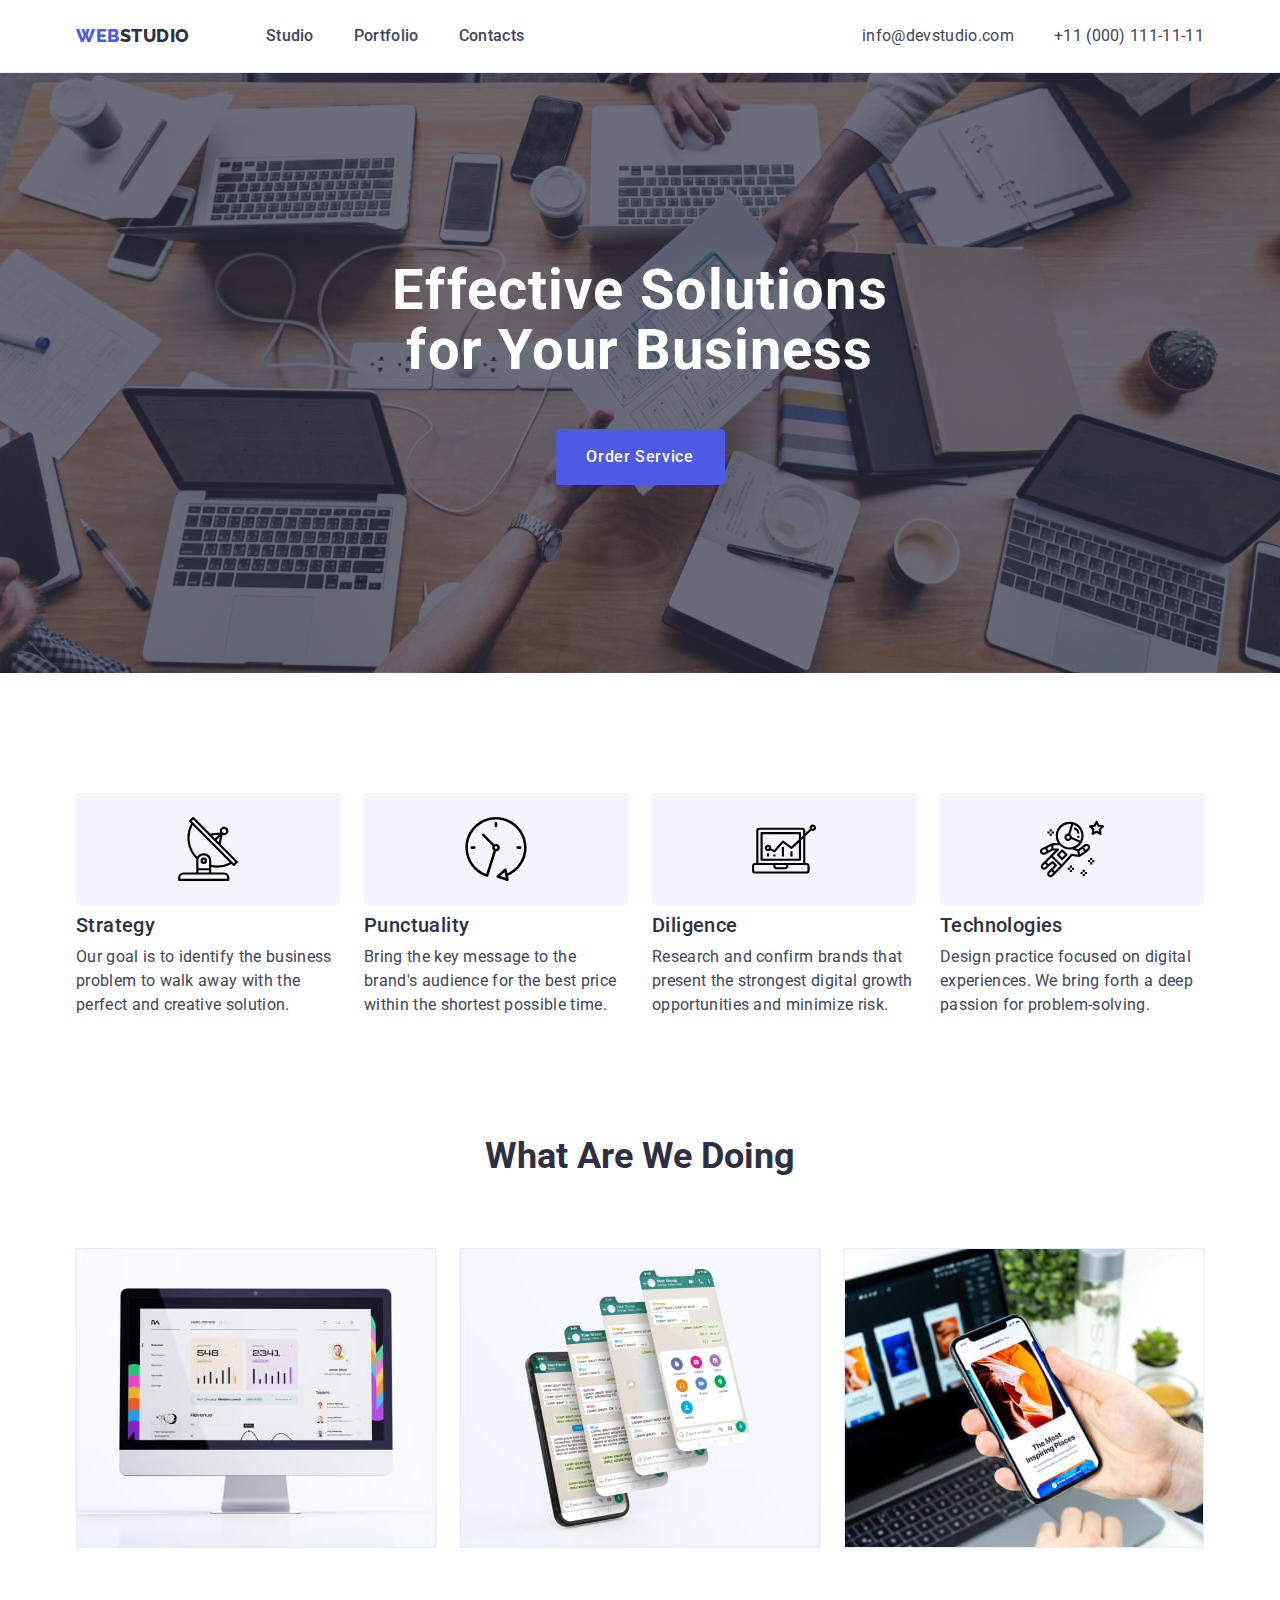
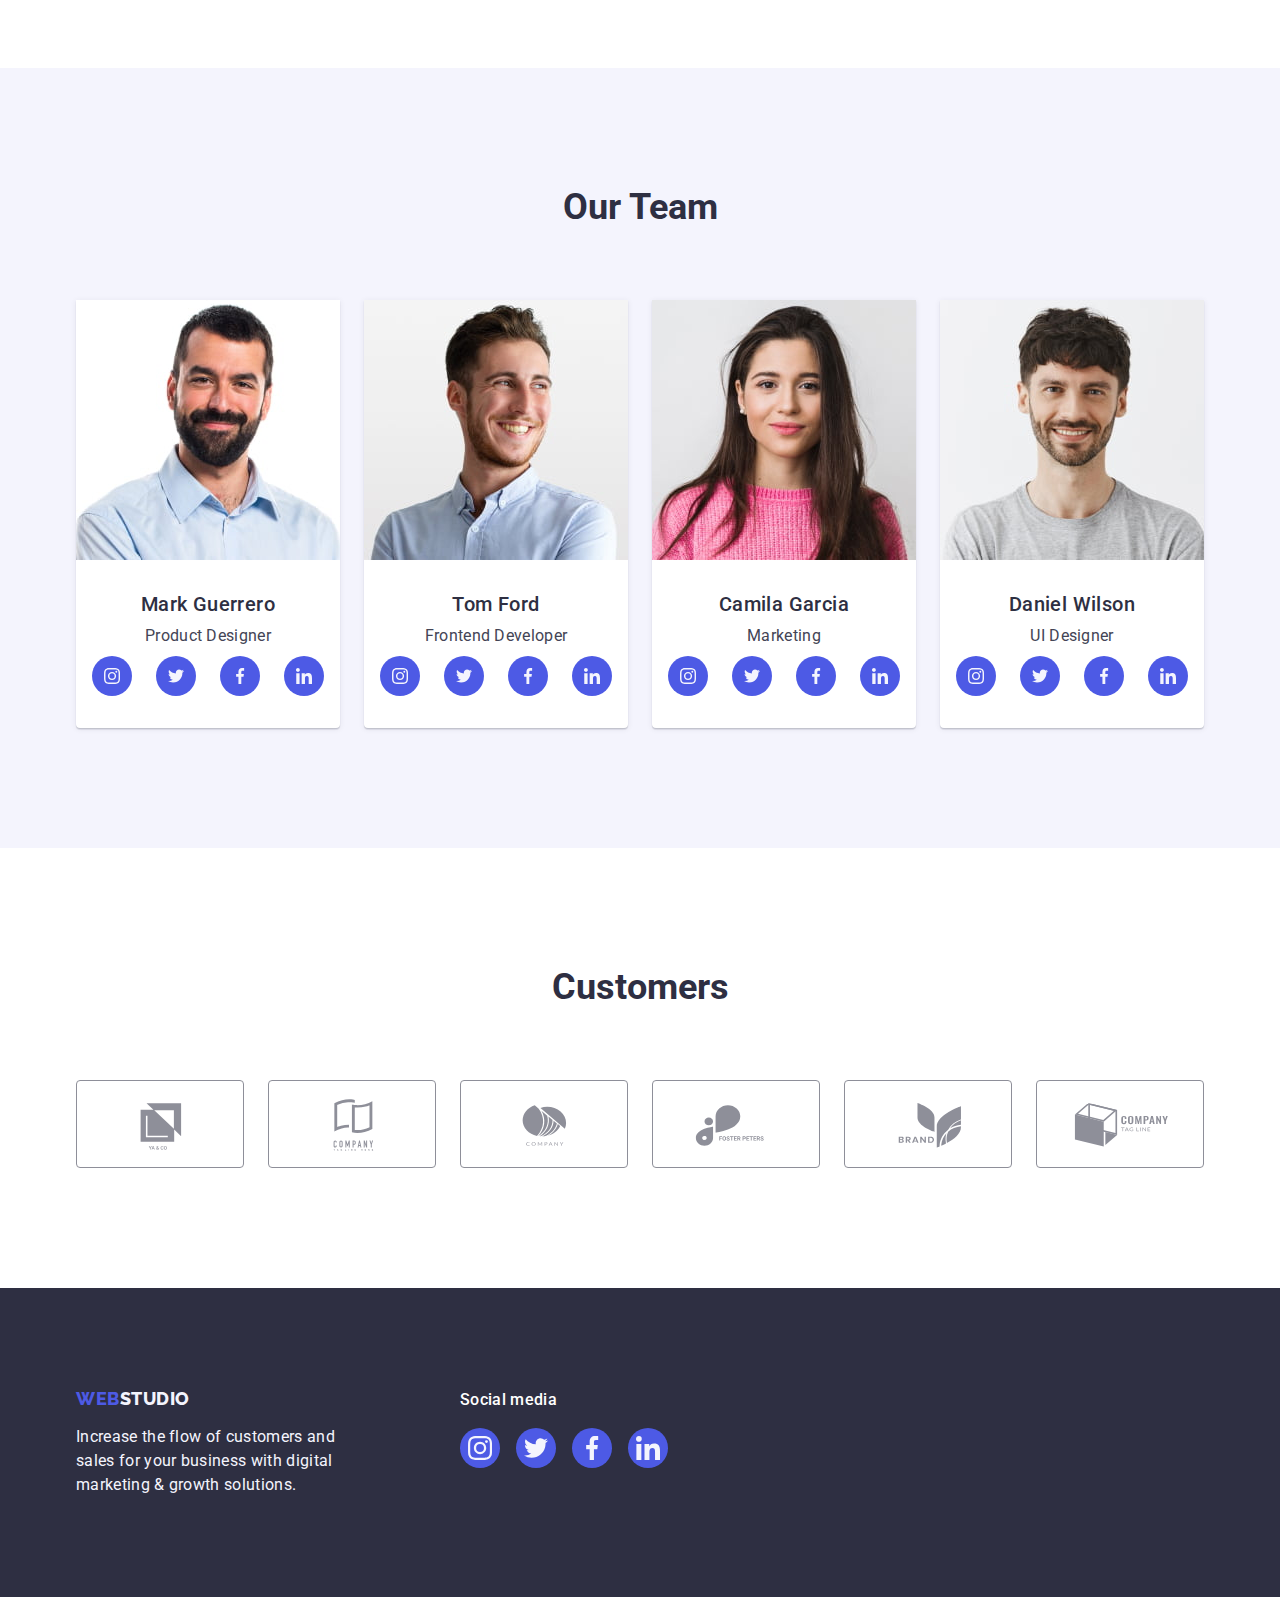
<file: index.html>
<!DOCTYPE html>
<html lang="en">
  <head>
    <meta charset="UTF-8" />
    <meta http-equiv="X-UA-Compatible" content="IE=edge" />
    <meta name="viewport" content="width=device-width, initial-scale=1.0" />
    <title>Web Studio</title>
    <link
      rel="stylesheet"
      href="https://cdn.jsdelivr.net/npm/modern-normalize@1.1.0/modern-normalize.min.css"
    />
    <link rel="preconnect" href="https://fonts.googleapis.com" />
    <link rel="preconnect" href="https://fonts.gstatic.com" crossorigin />
    <link
      href="https://fonts.googleapis.com/css2?family=Raleway:wght@800&family=Roboto:wght@400;500;700;900&display=swap"
      rel="stylesheet"
    />
    <link rel="stylesheet" href="./css/styles.css" />
  </head>
  <body>
    <!-- Header -->
    <header class="header">
      <div class="container container-nav">
        <nav class="main-nav">
          <!-- Logo -->
          <a class="link logo" href="./index.html"
            >Web<span class="logo-dark">Studio</span></a
          >
          <!-- Navigation -->
          <ul class="list site-nav">
            <li class="item"><a class="link" href="./index.html">Studio</a></li>
            <li class="item">
              <a class="link" href="./portfolio.html">Portfolio</a>
            </li>
            <li class="item"><a class="link" href="">Contacts</a></li>
          </ul>
        </nav>
        <!-- Contacts -->
        <address class="address container-address">
          <ul class="list address-list">
            <li class="item">
              <a class="link" href="mailto:info@devstudio.com"
                >info@devstudio.com</a
              >
            </li>
            <li class="item">
              <a class="link" href="tel:+110001111111">+11 (000) 111-11-11</a>
            </li>
          </ul>
        </address>
      </div>
    </header>
    <main class="main">
      <!-- Hero section -->
      <section class="hero">
        <div class="container">
          <h1 class="hero-title">Effective Solutions for Your Business</h1>
          <button class="button" type="button">Order Service</button>
        </div>
      </section>
      <!-- Benefits section -->
      <section class="section benefits-section">
        <div class="container">
          <h2 class="section-title visually-hidden">Benefits</h2>
          <ul class="list benefits-list">
            <li class="benefits-descr">
              <div class="benefits-bgc-icon">
                <svg class="benefits-icon" width="64" height="64">
                  <use href="./images/icon.svg#antenna-icon"></use>
                </svg>
              </div>
              <h3 class="sub-title">Strategy</h3>
              <p class="text">
                Our goal is to identify the business problem to walk away with
                the perfect and creative solution.
              </p>
            </li>
            <li class="benefits-descr">
              <div class="benefits-bgc-icon">
                <svg class="benefits-icon" width="64" height="64">
                  <use href="./images/icon.svg#clock-icon"></use>
                </svg>
              </div>
              <h3 class="sub-title">Punctuality</h3>
              <p class="text">
                Bring the key message to the brand's audience for the best price
                within the shortest possible time.
              </p>
            </li>
            <li class="benefits-descr">
              <div class="benefits-bgc-icon">
                <svg class="benefits-icon" width="64" height="64">
                  <use href="./images/icon.svg#diagram-icon"></use>
                </svg>
              </div>
              <h3 class="sub-title">Diligence</h3>
              <p class="text">
                Research and confirm brands that present the strongest digital
                growth opportunities and minimize risk.
              </p>
            </li>
            <li class="benefits-descr">
              <div class="benefits-bgc-icon">
                <svg class="benefits-icon" width="64" height="64">
                  <use href="./images/icon.svg#astronaut-icon"></use>
                </svg>
              </div>
              <h3 class="sub-title">Technologies</h3>
              <p class="text">
                Design practice focused on digital experiences. We bring forth a
                deep passion for problem-solving.
              </p>
            </li>
          </ul>
        </div>
      </section>
      <!-- Services section -->
      <section class="section">
        <div class="container">
          <h2 class="section-title">What Are We Doing</h2>
          <ul class="list services-list">
            <li class="services-descr">
              <img
                src="./images/features-images/wawd-1.jpg"
                alt="Services example 1"
                width="360"
                height="300"
              />
            </li>
            <li class="services-descr">
              <img
                src="./images/features-images/wawd-2.jpg"
                alt="Services example 2"
                width="360"
                height="300"
              />
            </li>
            <li class="services-descr">
              <img
                src="./images/features-images/wawd-3.jpg"
                alt="Services example 3"
                width="360"
                height="300"
              />
            </li>
          </ul>
        </div>
      </section>
      <!-- Team section -->
      <section class="section team-section">
        <div class="container">
          <h2 class="section-title">Our Team</h2>
          <ul class="list team-list">
            <li class="team-card">
              <img
                src="./images/team-images/team-member-1.jpg"
                alt="Photo of a team member Mark Guerrero"
                width="264"
                height="260"
              />
              <div class="team-descr">
                <h3 class="sub-title">Mark Guerrero</h3>
                <p class="text member-descr">Product Designer</p>
                <!-- Socials -->
                <ul class="list socials-list">
                  <li class="socials-item">
                    <a class="link socials-link" href="">
                      <svg class="socials-icon" width="16" height="16">
                        <use href="./images/icon.svg#instagram"></use>
                      </svg>
                    </a>
                  </li>
                  <li class="socials-item">
                    <a class="link socials-link" href="">
                      <svg class="socials-icon" width="16" height="16">
                        <use href="./images/icon.svg#twitter"></use>
                      </svg>
                    </a>
                  </li>
                  <li class="socials-item">
                    <a class="link socials-link" href="">
                      <svg class="socials-icon" width="16" height="16">
                        <use href="./images/icon.svg#facebook"></use>
                      </svg>
                    </a>
                  </li>
                  <li class="socials-item">
                    <a class="link socials-link" href="">
                      <svg class="socials-icon" width="16" height="16">
                        <use href="./images/icon.svg#linkedin"></use>
                      </svg>
                    </a>
                  </li>
                </ul>
                <!-- Socials end -->
              </div>
            </li>
            <li class="team-card">
              <img
                src="./images/team-images/team-member-2.jpg"
                alt="Photo of a team member Tom Ford"
                width="264"
                height="260"
              />
              <div class="team-descr">
                <h3 class="sub-title">Tom Ford</h3>
                <p class="text member-descr">Frontend Developer</p>
                <!-- Socials -->
                <ul class="list socials-list">
                  <li class="socials-item">
                    <a class="link socials-link" href="">
                      <svg class="socials-icon" width="16" height="16">
                        <use href="./images/icon.svg#instagram"></use>
                      </svg>
                    </a>
                  </li>
                  <li class="socials-item">
                    <a class="link socials-link" href="">
                      <svg class="socials-icon" width="16" height="16">
                        <use href="./images/icon.svg#twitter"></use>
                      </svg>
                    </a>
                  </li>
                  <li class="socials-item">
                    <a class="link socials-link" href="">
                      <svg class="socials-icon" width="16" height="16">
                        <use href="./images/icon.svg#facebook"></use>
                      </svg>
                    </a>
                  </li>
                  <li class="socials-item">
                    <a class="link socials-link" href="">
                      <svg class="socials-icon" width="16" height="16">
                        <use href="./images/icon.svg#linkedin"></use>
                      </svg>
                    </a>
                  </li>
                </ul>
                <!-- Socials end -->
              </div>
            </li>
            <li class="team-card">
              <img
                src="./images/team-images/team-member-3.jpg"
                alt="Photo of a team member Camila Garcia"
                width="264"
                height="260"
              />
              <div class="team-descr">
                <h3 class="sub-title">Camila Garcia</h3>
                <p class="text member-descr">Marketing</p>
                <!-- Socials -->
                <ul class="list socials-list">
                  <li class="socials-item">
                    <a class="link socials-link" href="">
                      <svg class="socials-icon" width="16" height="16">
                        <use href="./images/icon.svg#instagram"></use>
                      </svg>
                    </a>
                  </li>
                  <li class="socials-item">
                    <a class="link socials-link" href="">
                      <svg class="socials-icon" width="16" height="16">
                        <use href="./images/icon.svg#twitter"></use>
                      </svg>
                    </a>
                  </li>
                  <li class="socials-item">
                    <a class="link socials-link" href="">
                      <svg class="socials-icon" width="16" height="16">
                        <use href="./images/icon.svg#facebook"></use>
                      </svg>
                    </a>
                  </li>
                  <li class="socials-item">
                    <a class="link socials-link" href="">
                      <svg class="socials-icon" width="16" height="16">
                        <use href="./images/icon.svg#linkedin"></use>
                      </svg>
                    </a>
                  </li>
                </ul>
                <!-- Socials end -->
              </div>
            </li>
            <li class="team-card">
              <img
                src="./images/team-images/team-member-4.jpg"
                alt="Photo of a team member Daniel Wilson"
                width="264"
                height="260"
              />
              <div class="team-descr">
                <h3 class="sub-title">Daniel Wilson</h3>
                <p class="text member-descr">UI Designer</p>
                <!-- Socials -->
                <ul class="list socials-list">
                  <li class="socials-item">
                    <a class="link socials-link" href="">
                      <svg class="socials-icon" width="16" height="16">
                        <use href="./images/icon.svg#instagram"></use>
                      </svg>
                    </a>
                  </li>
                  <li class="socials-item">
                    <a class="link socials-link" href="">
                      <svg class="socials-icon" width="16" height="16">
                        <use href="./images/icon.svg#twitter"></use>
                      </svg>
                    </a>
                  </li>
                  <li class="socials-item">
                    <a class="link socials-link" href="">
                      <svg class="socials-icon" width="16" height="16">
                        <use href="./images/icon.svg#facebook"></use>
                      </svg>
                    </a>
                  </li>
                  <li class="socials-item">
                    <a class="link socials-link" href="">
                      <svg class="socials-icon" width="16" height="16">
                        <use href="./images/icon.svg#linkedin"></use>
                      </svg>
                    </a>
                  </li>
                </ul>
                <!-- Socials end -->
              </div>
            </li>
          </ul>
        </div>
      </section>
      <!-- Customers section -->
      <section class="section">
        <div class="container">
          <h2 class="section-title">Customers</h2>
          <ul class="list customers-list">
            <li class="customers-item">
              <a href="" class="link customers-link">
                <svg class="customers-icon" width="104" height="56">
                  <use href="./images/icon.svg#customer-1"></use>
                </svg>
              </a>
            </li>
            <li class="customers-item">
              <a href="" class="link customers-link">
                <svg class="customers-icon" width="104" height="56">
                  <use href="./images/icon.svg#customer-2"></use>
                </svg>
              </a>
            </li>
            <li class="customers-item">
              <a href="" class="link customers-link">
                <svg class="customers-icon" width="104" height="56">
                  <use href="./images/icon.svg#customer-3"></use>
                </svg>
              </a>
            </li>
            <li class="customers-item">
              <a href="" class="link customers-link">
                <svg class="customers-icon" width="104" height="56">
                  <use href="./images/icon.svg#customer-4"></use>
                </svg>
              </a>
            </li>
            <li class="customers-item">
              <a href="" class="link customers-link">
                <svg class="customers-icon" width="104" height="56">
                  <use href="./images/icon.svg#customer-5"></use>
                </svg>
              </a>
            </li>
            <li class="customers-item">
              <a href="" class="link customers-link">
                <svg class="customers-icon" width="104" height="56">
                  <use href="./images/icon.svg#customer-6"></use>
                </svg>
              </a>
            </li>
          </ul>
        </div>
      </section>
    </main>
    <!-- Footer section -->
    <footer class="footer">
      <div class="container footer-content">
        <div>
          <a class="link logo" href="./index.html">
            Web<span class="logo-light">Studio</span>
          </a>
          <p class="footer-text">
            Increase the flow of customers and sales for your business with
            digital marketing & growth solutions.
          </p>
        </div>
        <div>
          <p class="socials-footer-header">Social media</p>
          <!-- Socials -->
          <ul class="list footer-socials">
            <li class="footer-socials-item">
              <a class="link footer-socials-link" href="">
                <svg class="footer-socials-icon" width="24" height="24">
                  <use href="./images/icon.svg#instagram"></use>
                </svg>
              </a>
            </li>
            <li class="footer-socials-item">
              <a class="link footer-socials-link" href="">
                <svg class="footer-socials-icon" width="24" height="24">
                  <use href="./images/icon.svg#twitter"></use>
                </svg>
              </a>
            </li>
            <li class="footer-socials-item">
              <a class="link footer-socials-link" href="">
                <svg class="footer-socials-icon" width="24" height="24">
                  <use href="./images/icon.svg#facebook"></use>
                </svg>
              </a>
            </li>
            <li class="footer-socials-item">
              <a class="link footer-socials-link" href="">
                <svg class="footer-socials-icon" width="24" height="24">
                  <use href="./images/icon.svg#linkedin"></use>
                </svg>
              </a>
            </li>
          </ul>
          <!-- Socials end -->
        </div>
      </div>
    </footer>
  </body>
</html>
</file>
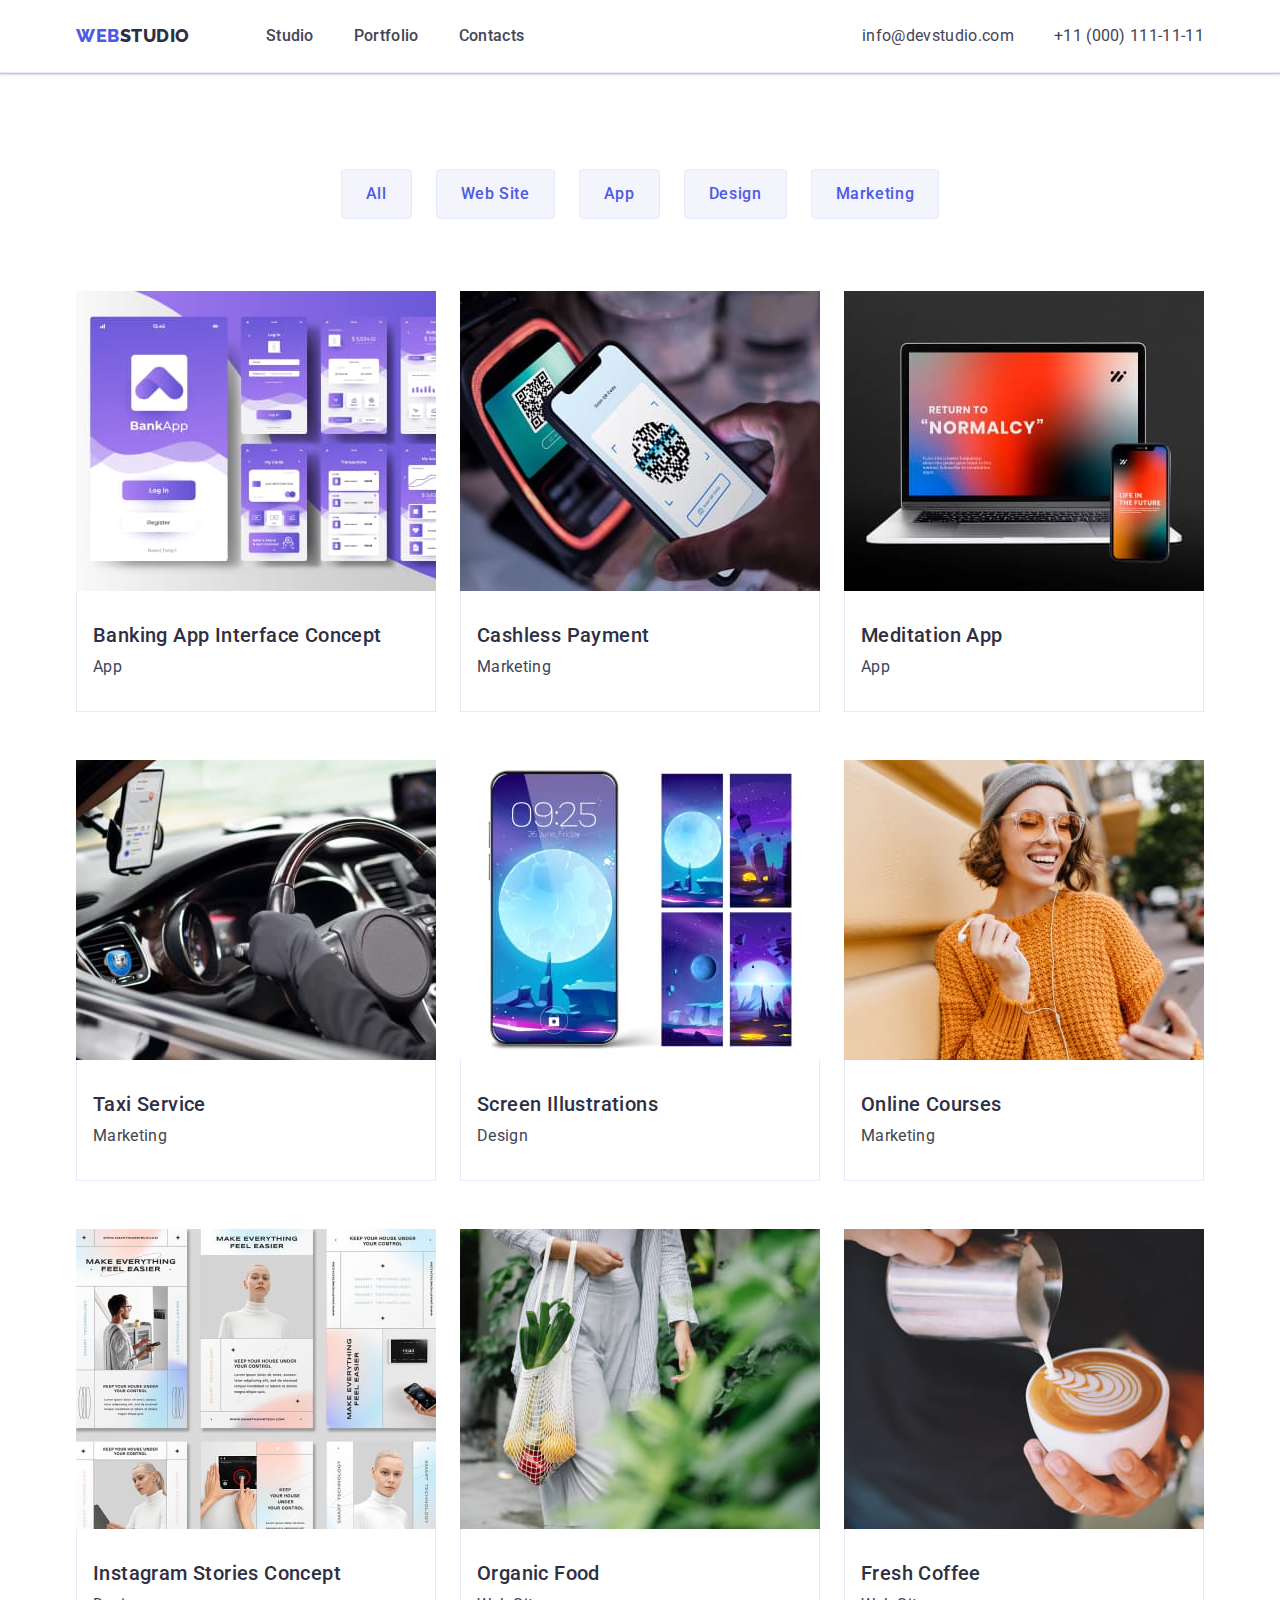
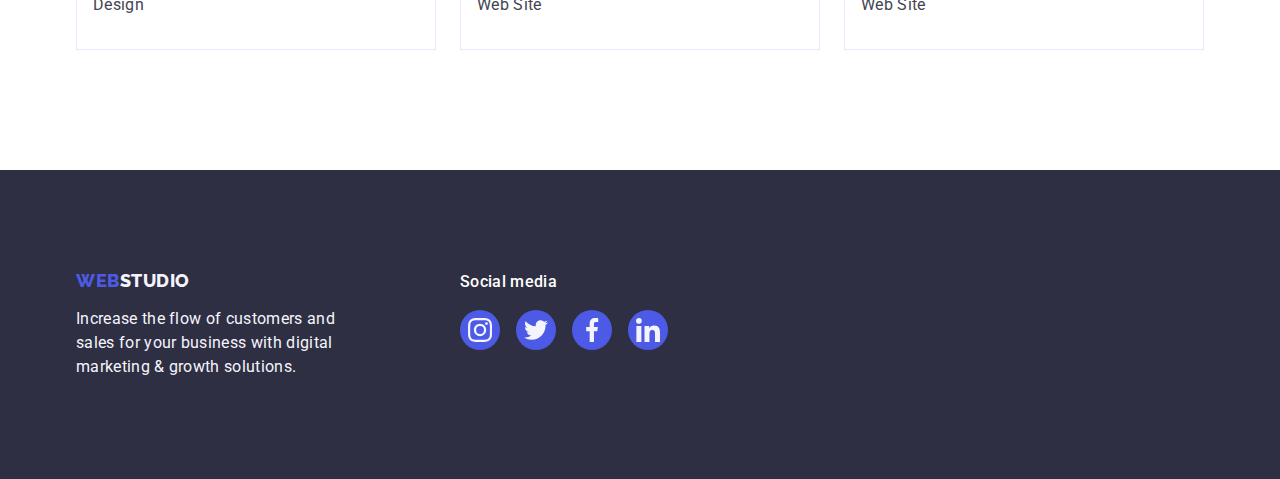
<file: portfolio.html>
<!DOCTYPE html>
<html lang="en">
  <head>
    <meta charset="UTF-8" />
    <meta http-equiv="X-UA-Compatible" content="IE=edge" />
    <meta name="viewport" content="width=device-width, initial-scale=1.0" />
    <title>Portfolio</title>
    <link
      rel="stylesheet"
      href="https://cdn.jsdelivr.net/npm/modern-normalize@1.1.0/modern-normalize.min.css"
    />
    <link rel="preconnect" href="https://fonts.googleapis.com" />
    <link rel="preconnect" href="https://fonts.gstatic.com" crossorigin />
    <link
      href="https://fonts.googleapis.com/css2?family=Raleway:wght@800&family=Roboto:wght@400;500;700;900&display=swap"
      rel="stylesheet"
    />
    <link rel="stylesheet" href="./css/styles.css" />
  </head>
  <body>
    <!-- Header -->
    <header class="header">
      <div class="container container-nav">
        <nav class="main-nav">
          <!-- Logo -->
          <a class="link logo" href="./index.html"
            >Web<span class="logo-dark">Studio</span></a
          >
          <!-- Navigation -->
          <ul class="list site-nav">
            <li class="item"><a class="link" href="./index.html">Studio</a></li>
            <li class="item">
              <a class="link" href="./portfolio.html">Portfolio</a>
            </li>
            <li class="item"><a class="link" href="">Contacts</a></li>
          </ul>
        </nav>
        <!-- Contacts -->
        <address class="address container-address">
          <ul class="list address-list">
            <li class="item">
              <a class="link" href="mailto:info@devstudio.com"
                >info@devstudio.com</a
              >
            </li>
            <li class="item">
              <a class="link" href="tel:+110001111111">+11 (000) 111-11-11</a>
            </li>
          </ul>
        </address>
      </div>
    </header>
    <main>
      <section class="section portfolio-section">
        <!-- Page filter -->
        <div class="container">
          <h1 class="section-title visually-hidden">Page Filter</h1>
          <ul class="list filter-list">
            <li><button class="button" type="button">All</button></li>
            <li><button class="button" type="button">Web Site</button></li>
            <li><button class="button" type="button">App</button></li>
            <li><button class="button" type="button">Design</button></li>
            <li><button class="button" type="button">Marketing</button></li>
          </ul>

          <!-- Work examples -->
          <ul class="list portfolio-list">
            <li class="portfolio-item">
              <a class="link portfolio-link" href="">
                <img
                  src="./images/portfolio-images/portf-img-1.jpg"
                  alt="Example of a banking app interface"
                  width="360"
                  height="300"
                />
                <div class="portfolio-descr">
                  <h2 class="sub-title">Banking App Interface Concept</h2>
                  <p class="text">App</p>
                </div>
              </a>
            </li>
            <li class="portfolio-item">
              <a class="link portfolio-link" href="">
                <img
                  src="./images/portfolio-images/portf-img-2.jpg"
                  alt="Example of a cashless payment service"
                  width="360"
                  height="300"
                />
                <div class="portfolio-descr">
                  <h2 class="sub-title">Cashless Payment</h2>
                  <p class="text">Marketing</p>
                </div>
              </a>
            </li>
            <li class="portfolio-item">
              <a class="link portfolio-link" href="">
                <img
                  src="./images/portfolio-images/portf-img-3.jpg"
                  alt="Example of a meditation app"
                  width="360"
                  height="300"
                />
                <div class="portfolio-descr">
                  <h2 class="sub-title">Meditation App</h2>
                  <p class="text">App</p>
                </div>
              </a>
            </li>
            <li class="portfolio-item">
              <a class="link portfolio-link" href="">
                <img
                  src="./images/portfolio-images/portf-img-4.jpg"
                  alt="Example of a taxi service page"
                  width="360"
                  height="300"
                />
                <div class="portfolio-descr">
                  <h2 class="sub-title">Taxi Service</h2>
                  <p class="text">Marketing</p>
                </div>
              </a>
            </li>
            <li class="portfolio-item">
              <a class="link portfolio-link" href="">
                <img
                  src="./images/portfolio-images/portf-img-5.jpg"
                  alt="Example of screen illustration designs"
                  width="360"
                  height="300"
                />
                <div class="portfolio-descr">
                  <h2 class="sub-title">Screen Illustrations</h2>
                  <p class="text">Design</p>
                </div>
              </a>
            </li>
            <li class="portfolio-item">
              <a class="link portfolio-link" href="">
                <img
                  src="./images/portfolio-images/portf-img-6.jpg"
                  alt="Example of a page online courses"
                  width="360"
                  height="300"
                />
                <div class="portfolio-descr">
                  <h2 class="sub-title">Online Courses</h2>
                  <p class="text">Marketing</p>
                </div>
              </a>
            </li>
            <li class="portfolio-item">
              <a class="link portfolio-link" href="">
                <img
                  src="./images/portfolio-images/portf-img-7.jpg"
                  alt="Example of a Instagram stories concept"
                  width="360"
                  height="300"
                />
                <div class="portfolio-descr">
                  <h2 class="sub-title">Instagram Stories Concept</h2>
                  <p class="text">Design</p>
                </div>
              </a>
            </li>
            <li class="portfolio-item">
              <a class="link portfolio-link" href="">
                <img
                  src="./images/portfolio-images/portf-img-8.jpg"
                  alt="Example of a website Organic Food"
                  width="360"
                  height="300"
                />
                <div class="portfolio-descr">
                  <h2 class="sub-title">Organic Food</h2>
                  <p class="text">Web Site</p>
                </div>
              </a>
            </li>
            <li class="portfolio-item">
              <a class="link portfolio-link" href="">
                <img
                  src="./images/portfolio-images/portf-img-9.jpg"
                  alt="Example of a website Fresh Coffee"
                  width="360"
                  height="300"
                />
                <div class="portfolio-descr">
                  <h2 class="sub-title">Fresh Coffee</h2>
                  <p class="text">Web Site</p>
                </div>
              </a>
            </li>
          </ul>
        </div>
      </section>
    </main>
    <!-- Footer section -->
    <footer class="footer">
      <div class="container footer-content">
        <div>
          <a class="link logo" href="./index.html">
            Web<span class="logo-light">Studio</span>
          </a>
          <p class="footer-text">
            Increase the flow of customers and sales for your business with
            digital marketing & growth solutions.
          </p>
        </div>
        <div>
          <h3 class="socials-footer-header">Social media</h3>
          <!-- Socials -->
          <ul class="list footer-socials">
            <li class="footer-socials-item">
              <a class="link footer-socials-link" href="">
                <svg class="footer-socials-icon" width="24" height="24">
                  <use href="./images/icon.svg#instagram"></use>
                </svg>
              </a>
            </li>
            <li class="footer-socials-item">
              <a class="link footer-socials-link" href="">
                <svg class="footer-socials-icon" width="24" height="24">
                  <use href="./images/icon.svg#twitter"></use>
                </svg>
              </a>
            </li>
            <li class="footer-socials-item">
              <a class="link footer-socials-link" href="">
                <svg class="footer-socials-icon" width="24" height="24">
                  <use href="./images/icon.svg#facebook"></use>
                </svg>
              </a>
            </li>
            <li class="footer-socials-item">
              <a class="link footer-socials-link" href="">
                <svg class="footer-socials-icon" width="24" height="24">
                  <use href="./images/icon.svg#linkedin"></use>
                </svg>
              </a>
            </li>
          </ul>
          <!-- Socials end -->
        </div>
      </div>
    </footer>
  </body>
</html>
</file>
<file: css/styles.css>
/*
  |============================
  | Root properties
  |============================
*/
:root {
    /* Colors */
    --text-color: #434455;
    --dark-color: #2E2F42;
    --subtle-text: #8E8F99;
    --white-color: #FFFFFF;
    --cloud-color: #F4F4FD;
    --cornflower-accent: #E7E9FC;
    --primary-brand: #4D5AE5;
    --pressed-state-color: #404BBF;
    --success-color: #31D0AA;

}

/*
  |============================
  | Global styles
  |============================
*/
body {
    font-family: "Roboto", sans-serif;
    color: var(--text-color);
    background-color: var(--white-color);
}

/* Global reset */
h1,
h2,
h3,
h4,
h5,
h6,
p {
    margin-top: 0;
    margin-bottom: 0;
}

img {
    display:block;
    max-width: 100%;
    height: auto;
}

/* Global link styles */
.link {
    text-decoration: none;
    color: currentColor;
}

/* Global list styles */
.list {
    list-style: none;
    margin-top: 0;
    margin-bottom: 0;
    padding-left: 0;
}

/* Global container styles */
.container {
    width: 1158px;
    padding-left: 15px;
    padding-right: 15px;
    margin-left: auto;
    margin-right: auto;
}

/* Global button styles*/
.button {
    border: 1px solid var(--cornflower-accent);
    border-radius: 4px;
    padding: 12px 24px;

    text-align: center;
    font-family: inherit;
    font-size: 16px;
    font-weight: 500;
    letter-spacing: 0.04em;
    line-height: 1.5;
    cursor: pointer;

    color: var(--primary-brand);
    background-color: var(--cloud-color);
}

/* Global section styles */
.section {
    padding-top: 120px;
    padding-bottom: 120px;
}

.section-title {
    margin-bottom: 72px;

    font-weight: 700;
    font-size: 36px;
    line-height: 1.1;
    text-transform: capitalize;
    text-align: center;
    color: var(--dark-color);
}

/* Global logo styles */
.logo {
    font-family: "Raleway", sans-serif;
    font-weight: 800;
    font-size: 18px;
    line-height: 1.17;
    letter-spacing: 0.03em;
    text-transform: uppercase;
    align-items: center;
    color: var(--primary-brand);
}

.logo-dark {
    color: var(--dark-color);
}

.logo-light {
    color: var(--cloud-color)
}

/* Global sub-title styles */
.sub-title {
    margin-bottom: 8px;
    font-weight: 500;
    font-size: 20px;
    line-height: 1.2;
    letter-spacing: 0.02em;
    color: var(--dark-color);
}

/* Global text styles */
.text {
    line-height: 1.5;
    letter-spacing: 0.02em;
    color: var(--text-color);
}

/* Global footer styles */
.footer {
    padding-top: 100px;
    padding-bottom: 100px;
    background-color: var(--dark-color);
}

/* Hidden headers */
.visually-hidden {
    position: absolute;
    width: 1px;
    height: 1px;
    margin: -1px;
    border: 0;
    padding: 0;

    white-space: nowrap;
    clip-path: inset(100%);
    clip: rect(0 0 0 0);
    overflow: hidden;
}

/*
  |============================
  | Index styles
  |============================
*/
/* Site nav*/
.header {
    border-bottom: 1px solid var(--cornflower-accent);
    box-shadow: 
        0px 2px 1px rgba(46, 47, 66, 0.08), 
        0px 1px 1px rgba(46, 47, 66, 0.16), 
        0px 1px 6px rgba(46, 47, 66, 0.08);
}

.container-nav {
    display: flex;
    align-items: center;
}

.main-nav {
    display: flex;
    align-items: center;
}
.logo {
    margin-right: 76px;
}

.site-nav {
    display: flex;
    /* margin-left: 76px; */
    gap: 40px;
}

/* .site-nav .item:not(:last-child) {
    margin-right: 40px;
} */

.site-nav .link {
    display: block;
    padding-top: 24px;
    padding-bottom: 24px;

    font-weight: 500;
    line-height: 1.5;
    letter-spacing: 0.02em;
}

.site-nav .link:hover,
.link:focus {
    color: var(--pressed-state-color);
}

/* Contacts */
.container-address {
    display: flex;
    margin-left: auto;
}

.address-list {
    display: flex;
    gap: 40px;
}

/* .address-list .item + .item {
    margin-left: 40px;
} */

.address {
    font-style: normal;
}

.address .link {
    line-height: 1.5;
    letter-spacing: 0.02em;
}

.address .link:hover,
.link:focus {
    color: var(--pressed-state-color)
}

/* Hero */
.hero {
    max-width: 1440px;
    margin-left: auto;
    margin-right: auto;
    padding-top: 188px;
    padding-bottom: 188px;

    background-image: linear-gradient(rgba(46, 47, 66, 0.7), 
    rgba(46, 47, 66, 0.7)), 
    url(../images/hero-image/people-office.jpg);
    background-color: var(--dark-color);
    background-repeat: no-repeat;
    background-position: center;
    background-size: cover;
    
}

.hero-title {
    display: block;
    margin-left: auto;
    margin-right: auto;
    margin-bottom: 48px;
    max-width: 496px; 

    font-weight: 700;
    font-size: 56px;
    line-height: 1.07;
    text-align: center;
    letter-spacing: 0.02em;
    color: var(--white-color);
}

.hero .button {
    display: block;
    margin-left: auto;
    margin-right: auto;
    min-width: 169px;
    height: 56px;
    border: none;

    color: var(--white-color);
    background-color: var(--primary-brand);
}

.hero .button:hover,
.button:focus {
    background-color: var(--pressed-state-color)
}

/* Benefits */
.benefits-section {
    padding-bottom: 0;
    padding-left: 0;
    padding-right: 0;
}

.benefits-list {
    display: flex;
    flex-wrap: wrap;
    gap: 24px;
}

.benefits-descr {
    flex-basis: calc((100% - 72px) / 4);
}

.benefits-bgc-icon {
    display: flex;
    justify-content: center;
    align-items: center;
    
    margin-bottom: 8px;
    width: 264px;
    height: 112px;

    background-color: var(--cloud-color);
    border-radius: 4px;
}

/* Services */
.services-list {
    display: flex;
    flex-wrap: wrap;
    gap: 24px;
}

.services-descr {
    flex-basis: calc((100% - 48px) / 3);
}

/* Team */
.team-section {
    background-color: var(--cloud-color);
}

.team-list {
    display: flex;
    flex-wrap: wrap;
    gap: 24px;
}

.team-list .team-card {
    flex-basis: calc((100% - 72px) / 4);
}

.team-card {
    background-color: var(--white-color);
    border-top-left-radius: 0px;
    border-top-right-radius: 0px;
    border-bottom-right-radius: 4px;
    border-bottom-left-radius: 4px;
    box-shadow:
        0px 1px 6px rgba(46, 47, 66, 0.08),
        0px 1px 1px rgba(46, 47, 66, 0.16),
        0px 2px 1px rgba(46, 47, 66, 0.08);
}

.team-descr {
    padding-top: 32px;
    padding-bottom: 32px;
    padding-left: 0;
    padding-right: 0; 
}

.team-list .sub-title {
    text-align: center;
}

.member-descr {
    text-align: center;
    margin-bottom: 8px;
}

/* Socials icons */
.socials-list {
    display: flex;
    justify-content: center;
    gap: 24px;
}

.socials-link {
    display: flex;
    justify-content: center;
    align-items: center;

    width: 40px;
    height: 40px;

    background-color: var(--primary-brand);
    border-radius: 50%;
}

.socials-icon {
    fill: var(--cloud-color);
}

.socials-link:hover,
.socials-link:focus {
    background-color: var(--pressed-state-color);
}

/* Customers section */
.customers-list {
    display: flex;
    justify-content: center;
    align-items: center;
    gap: 24px;
}

.customers-item {
    width: calc((100% - 120px) / 6);
    height: 88px;
}

.customers-link {
    display: flex;
    justify-content: center;
    align-items: center;

    padding: 16px 32px;
    height: 100%;


    color: var(--subtle-text);
    border: 1px solid var(--subtle-text);
    border-radius: 4px;
}

.customers-icon {
    fill: currentColor;
}

.customers-link:hover,
.customers-link:focus {
    border: 1px solid var(--pressed-state-color);
    color: var(--pressed-state-color);
}


/* Footer section */
.footer-content {
    display: flex;
    align-items: baseline;
    gap: 120px;
}

.footer .logo {
    display: inline-block;

    margin-bottom: 16px;
}
.footer-text {
    display: block;
    margin-right: auto;

    width: 264px;

    line-height: 1.5;
    letter-spacing: 0.02em;
    color: var(--cloud-color);
}

.socials-footer-header {
    margin-bottom: 16px;

    font-weight: 500;
    font-size: 16px;
    line-height: 0.5;
    letter-spacing: 0.02em;
    line-height: 1.5;

    color: var(--white-color);
}

/* Footer socials */
.footer-socials {
    display: flex;
    justify-content: center;
    gap: 16px;
}

.footer-socials-link {
    display: flex;
    justify-content: center;
    align-items: center;

    width: 40px;
    height: 40px;

    background-color: var(--primary-brand);
    border-radius: 50%;
}

.footer-socials-icon {
    fill: var(--cloud-color);
}

.footer-socials-link:hover,
.footer-socials-link:focus {
    background-color: var(--success-color);
}

/*
  |============================
  | Portfolio styles
  |============================
*/
.portfolio-section {
    padding-top: 96px;
    padding-bottom: 120px;
}

/* Page filter */
.filter-list {
    display: flex;
    justify-content: center;
    gap: 24px;

    margin-bottom: 72px;
}

.filter-list .button:hover,
.button:focus {
    border-radius: 4px;
    border: 1px solid transparent;
    box-shadow: 0px 3px 1px rgba(0, 0, 0, 0.1), 0px 2px 1px rgba(0, 0, 0, 0.08), 0px 2px 2px rgba(0, 0, 0, 0.12);
    
    color: var(--white-color);
    background-color: var(--pressed-state-color);
}

/* Work examples */
.portfolio-link {
    display: block;
}

.portfolio-link:hover,
.portfolio-link:focus {
    box-shadow:
        0px 1px 6px rgba(46, 47, 66, 0.08),
        0px 1px 1px rgba(46, 47, 66, 0.16),
        0px 2px 1px rgba(46, 47, 66, 0.08);
}

.portfolio-list {
    display: flex;
    flex-wrap: wrap;
    row-gap: 48px;
    column-gap: 24px;
}

.portfolio-item {
    flex-basis: calc((100% - 48px) / 3);
}

.portfolio-descr {
    padding-top: 32px;
    padding-bottom: 32px;
    padding-right: 16px;
    padding-left: 16px;

    border: 1px solid var(--cornflower-accent);
    border-top: none;
}
</file>
